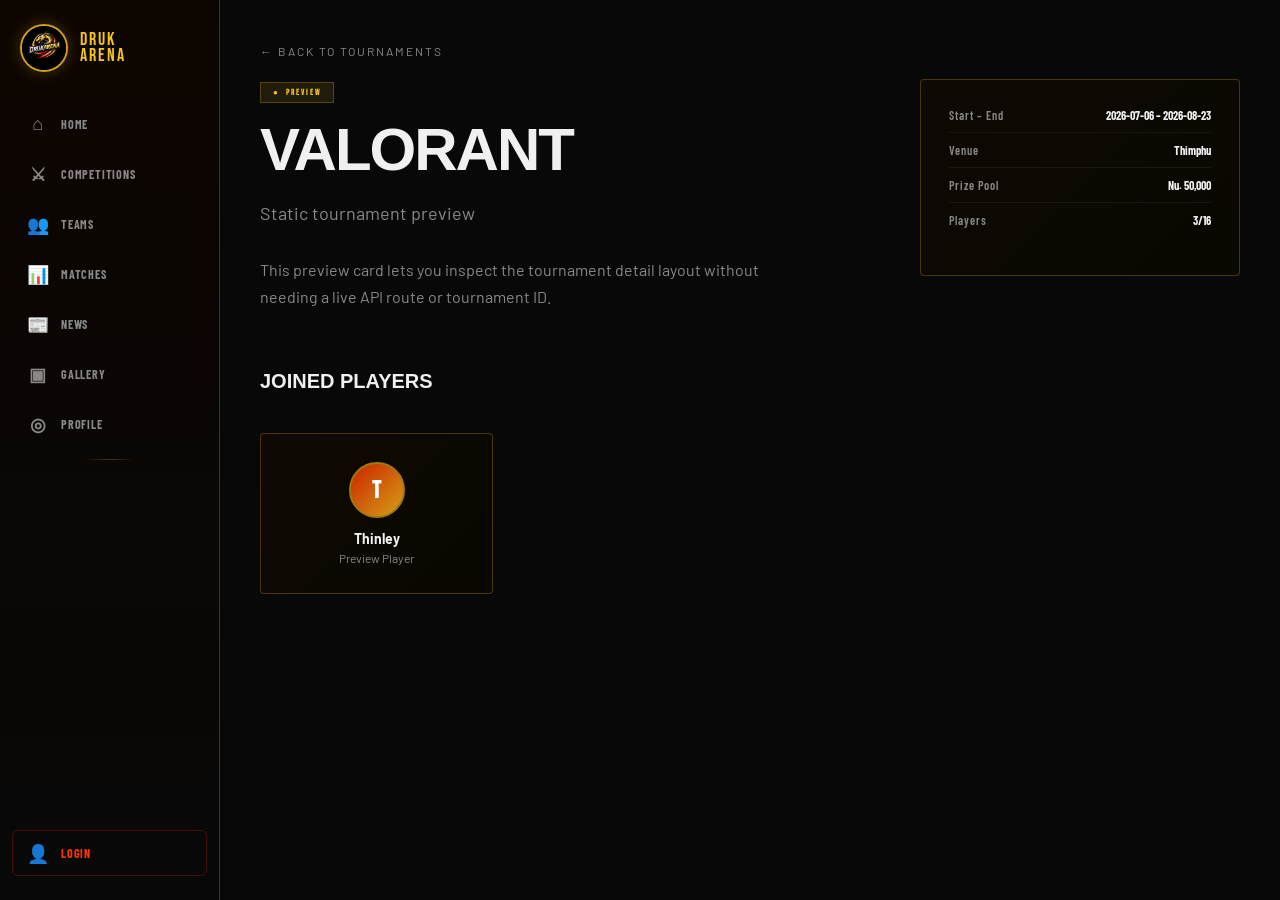
<file: view/tournament-detail.html>
<!DOCTYPE html>
<html lang="en">
<head>
  <meta charset="UTF-8">
  <meta name="viewport" content="width=device-width, initial-scale=1.0">
  <title>Tournament — DrukArena</title>
  <script>
    (function () {
      var staticPreview = window.location.protocol === 'file:' || window.location.pathname.startsWith('/view/');
      var href = staticPreview ? 'css/style.css' : '/css/style.css';
      document.write('<link rel="stylesheet" href="' + href + '">');
      document.write('<link rel="stylesheet" href="' + (staticPreview ? 'css/tournament-detail-page.css' : '/css/tournament-detail-page.css') + '">');
    })();
  </script>
</head>
<body>

<nav class="sidebar">
  <a href="/" class="sidebar-logo"> <img src="logo.png" alt="">Druk<br>Arena</a>
  <a href="/" class="nav-item"><span class="nav-icon">⌂</span>Home</a>
  <a href="/tournaments" class="nav-item active"><span class="nav-icon">⚔</span>Competitions</a>
  <a href="/teams" class="nav-item"><span class="nav-icon">👥</span>Teams</a>
  <a href="/matches" class="nav-item"><span class="nav-icon">📊</span>Matches</a>
</nav>

<main class="main-content">

  <div id="tournament-detail" class="tournament-detail-shell">
    <div class="detail-back-row">
      <a href="/tournaments" id="back-link" class="back-link">← BACK TO TOURNAMENTS</a>
    </div>
    <div class="detail-loading">
      <div class="spinner"></div>
    </div>
  </div>

</main>

<script>
  (function loadScripts() {
    const staticPreview = window.location.protocol === 'file:' || window.location.pathname.startsWith('/view/');
    const prefix = staticPreview ? 'js/' : '/js/';
    ['preview.js', 'nav.js', 'auth.js', 'tournaments.js', 'teams.js'].forEach(name => {
      const script = document.createElement('script');
      script.src = prefix + name;
      document.body.appendChild(script);
    });
  })();

  const staticPreview = window.location.protocol === 'file:' || window.location.pathname.startsWith('/view/');
  const tournamentId = window.location.pathname.split('/').pop();

  window.addEventListener('load', () => {
    const backLink = document.getElementById('back-link');
    if (backLink && staticPreview) backLink.href = 'tournaments.html';

    if (staticPreview) {
      renderPreviewTournament();
      return;
    }

    loadTournamentDetail(tournamentId);
    loadTournamentParticipants(tournamentId);
    setInterval(() => {
      loadTournamentDetail(tournamentId);
      loadTournamentParticipants(tournamentId);
    }, 60000);
  });

  function loadTournamentDetail(id) {
    fetch('/api/tournament/' + id)
      .then(r => r.json())
      .then(t => {
        const statusClass = t.status === 'ongoing' ? 'ongoing' : t.status === 'completed' ? 'completed' : '';
        const isClosed = t.status === 'ongoing' || t.status === 'completed' || (t.max_teams && t.participant_count >= t.max_teams);
        const joinLabel = t.max_teams && t.participant_count >= t.max_teams ? 'Tournament Full' : 'Join Tournament';
        document.getElementById('tournament-detail').innerHTML = `
          <div style="padding: 40px 0 20px;"><a href="${staticPreview ? 'tournaments.html' : '/tournaments'}" style="color:var(--text-secondary); font-size:12px; text-decoration:none; letter-spacing:2px;">← BACK TO TOURNAMENTS</a></div>

          <div style="display:flex; gap:60px; flex-wrap:wrap; margin-bottom:60px; align-items:flex-start;">
            <div style="flex:1; min-width:280px;">
              <span class="tournament-status-badge ${statusClass}">${t.status.toUpperCase()}</span>
              <h1 style="font-family:Montserrat,sans-serif; font-weight:900; font-size:clamp(36px,5vw,60px); text-transform:uppercase; letter-spacing:-2px; line-height:0.95; margin-bottom:24px;">${t.game_title}</h1>
              <h2 style="font-size:18px; color:var(--text-secondary); font-weight:400; margin-bottom:32px;">${t.title}</h2>
              <p style="color:var(--text-secondary); line-height:1.7; max-width:500px;">${t.description || 'No description provided.'}</p>
            </div>

            <div class="glass-panel" style="min-width:280px; flex:0 0 320px;">
              <div class="tournament-info-row">
                <span class="tournament-info-label">Start – End</span>
                <span class="tournament-info-value">${t.start_date} – ${t.end_date}</span>
              </div>
              <div class="tournament-info-row">
                <span class="tournament-info-label">Venue</span>
                <span class="tournament-info-value">${t.venue || 'Online'}</span>
              </div>
              <div class="tournament-info-row">
                <span class="tournament-info-label">Prize Pool</span>
                <span class="tournament-info-value" style="color:var(--neon-gold)">${t.prize_pool || 'TBA'}</span>
              </div>
              <div class="tournament-info-row">
                <span class="tournament-info-label">Players</span>
                <span class="tournament-info-value">${t.participant_count || 0}/${t.max_teams}</span>
              </div>
              <div style="margin-top:20px; display:flex; gap:8px; flex-direction:column;">
                <button class="btn btn-primary" ${isClosed ? 'disabled' : ''} onclick="joinTournament(${t.tournament_id}, event)">${isClosed ? 'Joining Closed' : joinLabel}</button>
                <button class="btn btn-secondary">View Schedule</button>
              </div>
            </div>
          </div>

          <h2 style="font-family:Montserrat,sans-serif; font-weight:900; font-size:20px; text-transform:uppercase; margin-bottom:24px; border-bottom:1px solid var(--border-color); padding-bottom:16px;">Joined Players</h2>
          <div id="participants-list" style="display:grid; grid-template-columns:repeat(auto-fill,minmax(200px,1fr)); gap:16px; margin-bottom:60px;">
            <div class="spinner"></div>
          </div>
        `;
      })
      .catch(() => {
        document.getElementById('tournament-detail').innerHTML += '<div class="empty-state"><div class="empty-state-icon">⚠️</div><div class="empty-state-title">Tournament not found</div></div>';
      });
  }

  function loadTournamentParticipants(id) {
    setTimeout(() => {
      fetch('/api/tournament/' + id + '/participants')
        .then(r => r.json())
        .then(players => {
          const container = document.getElementById('participants-list');
          if (!container) return;
          if (!players || players.length === 0) {
            container.innerHTML = '<div style="color:var(--text-secondary); font-size:14px;">No players have joined yet. Be the first!</div>';
            return;
          }
          container.innerHTML = players.map(p => `
            <div class="glass-panel" style="text-align:center;">
              <div class="rank-avatar" style="margin:0 auto 12px; width:56px; height:56px; font-size:24px;">${p.username ? p.username[0].toUpperCase() : 'P'}</div>
              <div style="font-weight:700; font-size:14px;">${p.username || 'Player'}</div>
              <div style="color:var(--text-secondary); font-size:12px; margin-top:4px;">Player #${p.user_id}</div>
            </div>
          `).join('');
        })
        .catch(() => {});
    }, 500);
  }

  function renderPreviewTournament() {
    document.getElementById('tournament-detail').innerHTML = `
      <div style="padding: 40px 0 20px;"><a href="tournaments.html" style="color:var(--text-secondary); font-size:12px; text-decoration:none; letter-spacing:2px;">← BACK TO TOURNAMENTS</a></div>

      <div style="display:flex; gap:60px; flex-wrap:wrap; margin-bottom:60px; align-items:flex-start;">
        <div style="flex:1; min-width:280px;">
          <span class="tournament-status-badge">PREVIEW</span>
          <h1 style="font-family:Montserrat,sans-serif; font-weight:900; font-size:clamp(36px,5vw,60px); text-transform:uppercase; letter-spacing:-2px; line-height:0.95; margin-bottom:24px;">Valorant</h1>
          <h2 style="font-size:18px; color:var(--text-secondary); font-weight:400; margin-bottom:32px;">Static tournament preview</h2>
          <p style="color:var(--text-secondary); line-height:1.7; max-width:500px;">This preview card lets you inspect the tournament detail layout without needing a live API route or tournament ID.</p>
        </div>

        <div class="glass-panel" style="min-width:280px; flex:0 0 320px;">
          <div class="tournament-info-row">
            <span class="tournament-info-label">Start – End</span>
            <span class="tournament-info-value">2026-07-06 – 2026-08-23</span>
          </div>
          <div class="tournament-info-row">
            <span class="tournament-info-label">Venue</span>
            <span class="tournament-info-value">Thimphu</span>
          </div>
          <div class="tournament-info-row">
            <span class="tournament-info-label">Prize Pool</span>
            <span class="tournament-info-value" style="color:var(--neon-gold)">Nu. 50,000</span>
          </div>
          <div class="tournament-info-row">
            <span class="tournament-info-label">Players</span>
            <span class="tournament-info-value">3/16</span>
          </div>
        </div>
      </div>

      <h2 style="font-family:Montserrat,sans-serif; font-weight:900; font-size:20px; text-transform:uppercase; margin-bottom:24px; border-bottom:1px solid var(--border-color); padding-bottom:16px;">Joined Players</h2>
      <div id="participants-list" style="display:grid; grid-template-columns:repeat(auto-fill,minmax(200px,1fr)); gap:16px; margin-bottom:60px;">
        <div class="glass-panel" style="text-align:center;">
          <div class="rank-avatar" style="margin:0 auto 12px; width:56px; height:56px; font-size:24px;">T</div>
          <div style="font-weight:700; font-size:14px;">Thinley</div>
          <div style="color:var(--text-secondary); font-size:12px; margin-top:4px;">Preview Player</div>
        </div>
      </div>
    `;
  }
</script>

</body>
</html>
</file>
